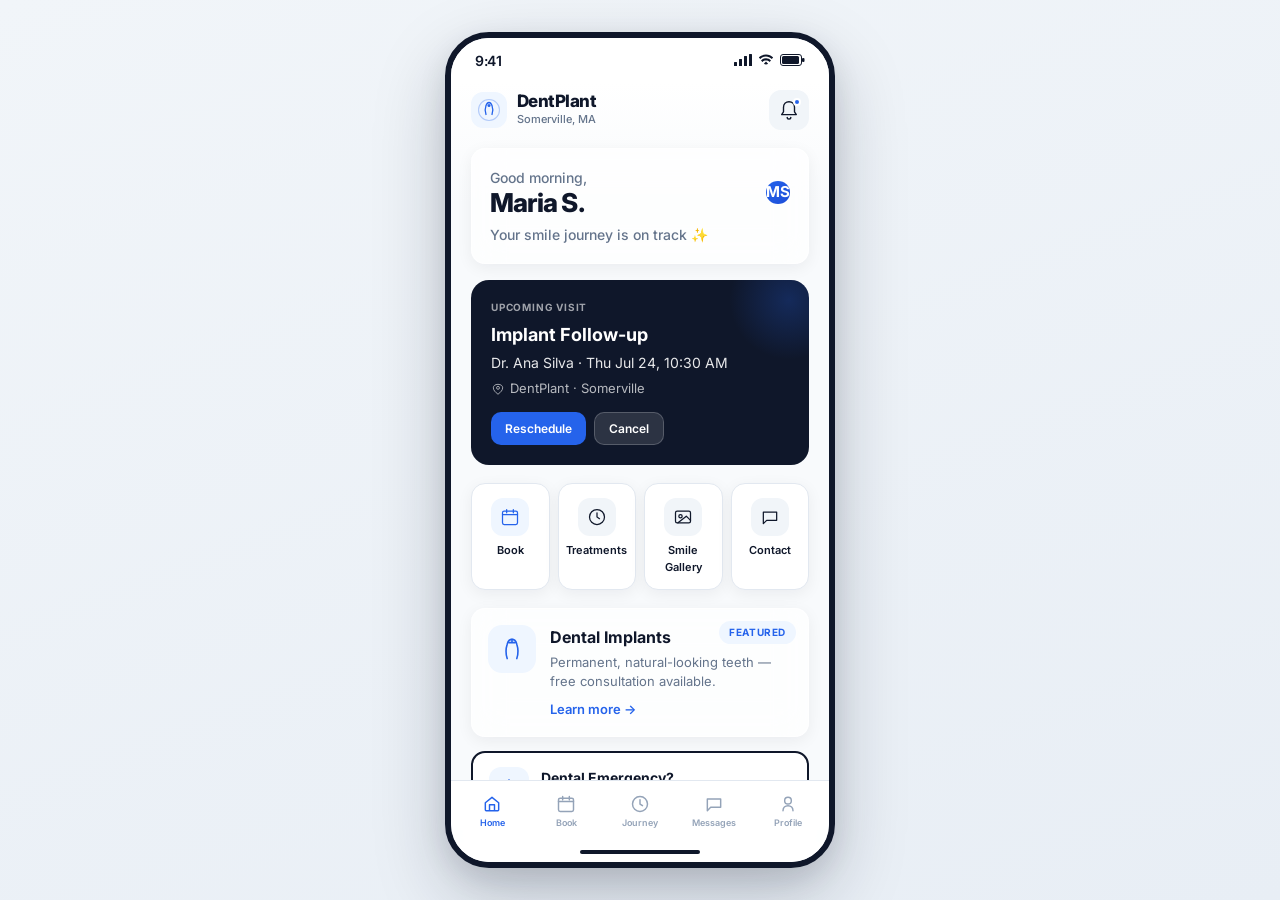
<file: mobile-app.html>
<!DOCTYPE html>
<html lang="en">
<head>
  <meta charset="UTF-8" />
  <meta name="viewport" content="width=device-width, initial-scale=1.0" />
  <title>DentPlant — Patient App</title>
  <meta name="description" content="DentPlant patient app — premium dental care in Somerville, MA. Book appointments, track your treatment journey, and message your care team." />
  <link rel="preconnect" href="https://fonts.googleapis.com" />
  <link rel="preconnect" href="https://fonts.gstatic.com" crossorigin />
  <link href="https://fonts.googleapis.com/css2?family=Inter:wght@400;500;600;700;800&display=swap" rel="stylesheet" />
  <link rel="stylesheet" href="mobile-app.css" />
</head>
<body>
  <div class="page">
    <div class="phone" role="application" aria-label="DentPlant patient app preview">
      <div class="status-bar" aria-hidden="true">
        <span class="status-bar__time">9:41</span>
        <div class="status-bar__icons">
          <svg viewBox="0 0 18 12" width="18" height="12" aria-hidden="true"><rect x="0" y="8" width="3" height="4" rx="0.5" fill="currentColor"/><rect x="5" y="5" width="3" height="7" rx="0.5" fill="currentColor"/><rect x="10" y="2" width="3" height="10" rx="0.5" fill="currentColor"/><rect x="15" y="0" width="3" height="12" rx="0.5" fill="currentColor"/></svg>
          <svg viewBox="0 0 16 12" width="16" height="12" aria-hidden="true"><path d="M8 2.5C10.2 2.5 12.2 3.4 13.7 5L15.2 3.5C13.3 1.6 10.8 0.5 8 0.5C5.2 0.5 2.7 1.6 0.8 3.5L2.3 5C3.8 3.4 5.8 2.5 8 2.5ZM8 6.5C9.4 6.5 10.6 7 11.5 7.9L13 6.4C11.7 5.1 9.9 4.3 8 4.3C6.1 4.3 4.3 5.1 3 6.4L4.5 7.9C5.4 7 6.6 6.5 8 6.5ZM8 10.5C8.8 10.5 9.5 10.2 10.1 9.7L8 7.6L5.9 9.7C6.5 10.2 7.2 10.5 8 10.5Z" fill="currentColor"/></svg>
          <svg viewBox="0 0 25 12" width="25" height="12" aria-hidden="true"><rect x="0.5" y="0.5" width="21" height="11" rx="2.5" stroke="currentColor" fill="none"/><rect x="22" y="4" width="2.5" height="4" rx="1" fill="currentColor"/><rect x="2" y="2" width="17" height="8" rx="1.5" fill="currentColor"/></svg>
        </div>
      </div>

      <div class="phone__scroll" id="phoneScroll">
        <!-- Home -->
        <section class="screen screen--home" id="screen-home" data-screen="home">
          <header class="app-header">
            <div class="brand">
              <span class="brand__icon" aria-hidden="true">
                <svg viewBox="0 0 32 32" fill="none"><circle cx="16" cy="16" r="14" stroke="currentColor" stroke-width="1.5" opacity="0.3"/><path d="M12 22c-1.5-4-1.5-8 0-12 1-2.5 2.5-4 4-4s3 1.5 4 4c1.5 4 1.5 8 0 12" stroke="currentColor" stroke-width="1.75" stroke-linecap="round"/><circle cx="16" cy="10" r="2" fill="currentColor"/></svg>
              </span>
              <div class="brand__text">
                <span class="brand__name">DentPlant</span>
                <span class="brand__loc">Somerville, MA</span>
              </div>
            </div>
            <button type="button" class="notif-btn" aria-label="Notifications">
              <svg viewBox="0 0 24 24" fill="none" width="22" height="22"><path d="M12 3C8.5 3 6 5.5 6 9V14L4 17H20L18 14V9C18 5.5 15.5 3 12 3Z" stroke="currentColor" stroke-width="1.5" stroke-linejoin="round"/><path d="M10 20C10 21.1 10.9 22 12 22C13.1 22 14 21.1 14 20" stroke="currentColor" stroke-width="1.5" stroke-linecap="round"/></svg>
              <span class="notif-btn__dot"></span>
            </button>
          </header>

          <div class="greeting glass-card">
            <div class="greeting__row">
              <div>
                <p class="greeting__hi">Good morning,</p>
                <h1 class="greeting__name">Maria S.</h1>
              </div>
              <span class="avatar">MS</span>
            </div>
            <p class="greeting__sub">Your smile journey is on track ✨</p>
          </div>

          <article class="next-appt">
            <div class="next-appt__glow" aria-hidden="true"></div>
            <p class="next-appt__label">Upcoming Visit</p>
            <p class="next-appt__title">Implant Follow-up</p>
            <p class="next-appt__meta">Dr. Ana Silva · Thu Jul 24, 10:30 AM</p>
            <p class="next-appt__loc">
              <svg viewBox="0 0 24 24" fill="none" width="14" height="14" aria-hidden="true"><path d="M12 21C16.5 17.5 20 14 20 10C20 6.5 17 4 12 4C7 4 4 6.5 4 10C4 14 7.5 17.5 12 21Z" stroke="currentColor" stroke-width="1.5"/><circle cx="12" cy="10" r="2.5" stroke="currentColor" stroke-width="1.5"/></svg>
              DentPlant · Somerville
            </p>
            <div class="next-appt__actions">
              <button type="button" class="btn btn--blue btn--sm">Reschedule</button>
              <button type="button" class="btn btn--ghost-light btn--sm">Cancel</button>
            </div>
          </article>

          <div class="quick-actions">
            <a href="#screen-book" class="quick-action">
              <span class="quick-action__icon quick-action__icon--blue" aria-hidden="true">
                <svg viewBox="0 0 24 24" fill="none"><rect x="3" y="5" width="18" height="16" rx="2" stroke="currentColor" stroke-width="1.5"/><path d="M3 9H21M8 3V7M16 3V7" stroke="currentColor" stroke-width="1.5" stroke-linecap="round"/></svg>
              </span>
              <span>Book</span>
            </a>
            <a href="#screen-journey" class="quick-action">
              <span class="quick-action__icon" aria-hidden="true">
                <svg viewBox="0 0 24 24" fill="none"><circle cx="12" cy="12" r="9" stroke="currentColor" stroke-width="1.5"/><path d="M12 7V12L15 14" stroke="currentColor" stroke-width="1.5" stroke-linecap="round"/></svg>
              </span>
              <span>Treatments</span>
            </a>
            <a href="#screen-gallery" class="quick-action">
              <span class="quick-action__icon" aria-hidden="true">
                <svg viewBox="0 0 24 24" fill="none"><rect x="3" y="5" width="18" height="14" rx="2" stroke="currentColor" stroke-width="1.5"/><circle cx="9" cy="11" r="2" stroke="currentColor" stroke-width="1.5"/><path d="M21 16L16 11L6 19" stroke="currentColor" stroke-width="1.5" stroke-linecap="round" stroke-linejoin="round"/></svg>
              </span>
              <span>Smile Gallery</span>
            </a>
            <a href="#screen-profile" class="quick-action">
              <span class="quick-action__icon" aria-hidden="true">
                <svg viewBox="0 0 24 24" fill="none"><path d="M4 6H20V16H8L4 20V6Z" stroke="currentColor" stroke-width="1.5" stroke-linejoin="round"/></svg>
              </span>
              <span>Contact</span>
            </a>
          </div>

          <article class="featured glass-card">
            <div class="featured__badge">Featured</div>
            <div class="featured__body">
              <span class="featured__icon" aria-hidden="true">
                <svg viewBox="0 0 40 40" fill="none"><path d="M14 32c-2-6-2-12 0-18 1-4 4-6 6-6s5 2 6 6c2 6 2 12 0 18" stroke="currentColor" stroke-width="2" stroke-linecap="round"/><path d="M20 8v4M16 12h8" stroke="currentColor" stroke-width="2" stroke-linecap="round"/></svg>
              </span>
              <div>
                <h3 class="featured__title">Dental Implants</h3>
                <p class="featured__desc">Permanent, natural-looking teeth — free consultation available.</p>
                <a href="#screen-book" class="featured__link">Learn more →</a>
              </div>
            </div>
          </article>

          <a href="tel:+16175550100" class="emergency-btn">
            <span class="emergency-btn__icon" aria-hidden="true">
              <svg viewBox="0 0 24 24" fill="none" width="20" height="20"><path d="M12 3V6M12 18V21M6 12H3M21 12H18M7 7L5 5M19 19L17 17M7 17L5 19M19 5L17 7" stroke="currentColor" stroke-width="1.5" stroke-linecap="round"/><circle cx="12" cy="12" r="4" stroke="currentColor" stroke-width="1.5"/></svg>
            </span>
            <span class="emergency-btn__text">
              <strong>Dental Emergency?</strong>
              <small>Tap to call our urgent care line</small>
            </span>
            <svg viewBox="0 0 24 24" fill="none" width="18" height="18" aria-hidden="true"><path d="M9 18L15 12L9 6" stroke="currentColor" stroke-width="2" stroke-linecap="round" stroke-linejoin="round"/></svg>
          </a>
        </section>

        <div class="screen-divider" aria-hidden="true"></div>

        <!-- Book -->
        <section class="screen" id="screen-book" data-screen="book">
          <header class="screen-header">
            <a href="#screen-home" class="back-btn" aria-label="Go back">
              <svg viewBox="0 0 24 24" fill="none" width="22" height="22"><path d="M15 18L9 12L15 6" stroke="currentColor" stroke-width="2" stroke-linecap="round" stroke-linejoin="round"/></svg>
            </a>
            <h2 class="screen-header__title">Book Appointment</h2>
            <span class="screen-header__spacer"></span>
          </header>

          <div class="booking-progress">
            <div class="booking-progress__step booking-progress__step--done"><span>1</span></div>
            <div class="booking-progress__line booking-progress__line--done"></div>
            <div class="booking-progress__step booking-progress__step--active"><span>2</span></div>
            <div class="booking-progress__line"></div>
            <div class="booking-progress__step"><span>3</span></div>
            <div class="booking-progress__line"></div>
            <div class="booking-progress__step"><span>4</span></div>
          </div>

          <div class="step">
            <p class="step__label">Select Treatment</p>
            <div class="treatment-grid">
              <button type="button" class="treatment-card treatment-card--active">
                <span class="treatment-card__icon" aria-hidden="true">
                  <svg viewBox="0 0 24 24" fill="none"><path d="M10 20c-1-4-1-8 0-12 0.5-2 2-3.5 4-3.5s3.5 1.5 4 3.5c1 4 1 8 0 12" stroke="currentColor" stroke-width="1.5" stroke-linecap="round"/></svg>
                </span>
                <span>Dental Implants</span>
              </button>
              <button type="button" class="treatment-card">
                <span class="treatment-card__icon" aria-hidden="true">
                  <svg viewBox="0 0 24 24" fill="none"><path d="M6 14c0-4 3-7 6-7s6 3 6 7" stroke="currentColor" stroke-width="1.5" stroke-linecap="round"/><path d="M8 18h8" stroke="currentColor" stroke-width="1.5" stroke-linecap="round"/></svg>
                </span>
                <span>Cosmetic</span>
              </button>
              <button type="button" class="treatment-card">
                <span class="treatment-card__icon" aria-hidden="true">
                  <svg viewBox="0 0 24 24" fill="none"><path d="M8 12h8M12 8v8" stroke="currentColor" stroke-width="1.5" stroke-linecap="round"/><rect x="4" y="6" width="16" height="12" rx="3" stroke="currentColor" stroke-width="1.5"/></svg>
                </span>
                <span>Orthodontics</span>
              </button>
              <button type="button" class="treatment-card">
                <span class="treatment-card__icon" aria-hidden="true">
                  <svg viewBox="0 0 24 24" fill="none"><circle cx="12" cy="12" r="6" stroke="currentColor" stroke-width="1.5"/><path d="M9 12h6" stroke="currentColor" stroke-width="1.5" stroke-linecap="round"/></svg>
                </span>
                <span>Whitening</span>
              </button>
              <button type="button" class="treatment-card">
                <span class="treatment-card__icon" aria-hidden="true">
                  <svg viewBox="0 0 24 24" fill="none"><circle cx="12" cy="12" r="8" stroke="currentColor" stroke-width="1.5"/><path d="M12 8v8M8 12h8" stroke="currentColor" stroke-width="1.5" stroke-linecap="round"/></svg>
                </span>
                <span>Root Canal</span>
              </button>
              <button type="button" class="treatment-card">
                <span class="treatment-card__icon" aria-hidden="true">
                  <svg viewBox="0 0 24 24" fill="none"><rect x="6" y="8" width="12" height="10" rx="2" stroke="currentColor" stroke-width="1.5"/><path d="M9 8V6h6v2" stroke="currentColor" stroke-width="1.5"/></svg>
                </span>
                <span>Prosthetics</span>
              </button>
            </div>
          </div>

          <div class="step">
            <p class="step__label">Choose Dentist</p>
            <div class="dentist-list">
              <button type="button" class="dentist-card dentist-card--active">
                <span class="avatar avatar--md">AS</span>
                <div class="dentist-card__info">
                  <strong>Dr. Ana Silva</strong>
                  <small>Implant Specialist</small>
                </div>
                <span class="dentist-card__check" aria-hidden="true">✓</span>
              </button>
              <button type="button" class="dentist-card">
                <span class="avatar avatar--md avatar--alt">RC</span>
                <div class="dentist-card__info">
                  <strong>Dr. Rafael Costa</strong>
                  <small>Cosmetic Dentistry</small>
                </div>
                <span class="dentist-card__check" aria-hidden="true">✓</span>
              </button>
            </div>
          </div>

          <div class="step">
            <p class="step__label">Choose a Date</p>
            <div class="calendar glass-card">
              <div class="calendar__header">
                <button type="button" class="calendar__nav" aria-label="Previous month">
                  <svg viewBox="0 0 24 24" fill="none" width="18" height="18"><path d="M15 18L9 12L15 6" stroke="currentColor" stroke-width="2" stroke-linecap="round" stroke-linejoin="round"/></svg>
                </button>
                <span class="calendar__month">July 2026</span>
                <button type="button" class="calendar__nav" aria-label="Next month">
                  <svg viewBox="0 0 24 24" fill="none" width="18" height="18"><path d="M9 18L15 12L9 6" stroke="currentColor" stroke-width="2" stroke-linecap="round" stroke-linejoin="round"/></svg>
                </button>
              </div>
              <div class="calendar__weekdays" aria-hidden="true">
                <span>S</span><span>M</span><span>T</span><span>W</span><span>T</span><span>F</span><span>S</span>
              </div>
              <div class="calendar__grid">
                <span class="cal-day cal-day--empty"></span>
                <span class="cal-day cal-day--empty"></span>
                <span class="cal-day cal-day--empty"></span>
                <button type="button" class="cal-day">1</button>
                <button type="button" class="cal-day cal-day--avail">2</button>
                <button type="button" class="cal-day">3</button>
                <button type="button" class="cal-day cal-day--avail">4</button>
                <button type="button" class="cal-day">5</button>
                <button type="button" class="cal-day cal-day--avail">6</button>
                <button type="button" class="cal-day">7</button>
                <button type="button" class="cal-day">8</button>
                <button type="button" class="cal-day cal-day--avail">9</button>
                <button type="button" class="cal-day">10</button>
                <button type="button" class="cal-day cal-day--avail">11</button>
                <button type="button" class="cal-day">12</button>
                <button type="button" class="cal-day">13</button>
                <button type="button" class="cal-day">14</button>
                <button type="button" class="cal-day cal-day--today">15</button>
                <button type="button" class="cal-day cal-day--avail">16</button>
                <button type="button" class="cal-day">17</button>
                <button type="button" class="cal-day cal-day--avail">18</button>
                <button type="button" class="cal-day">19</button>
                <button type="button" class="cal-day cal-day--avail">20</button>
                <button type="button" class="cal-day">21</button>
                <button type="button" class="cal-day cal-day--avail">22</button>
                <button type="button" class="cal-day cal-day--avail">23</button>
                <button type="button" class="cal-day cal-day--avail cal-day--selected">24</button>
                <button type="button" class="cal-day cal-day--avail">25</button>
                <button type="button" class="cal-day">26</button>
                <button type="button" class="cal-day cal-day--avail">27</button>
                <button type="button" class="cal-day">28</button>
                <button type="button" class="cal-day cal-day--avail">29</button>
                <button type="button" class="cal-day cal-day--avail">30</button>
                <button type="button" class="cal-day">31</button>
              </div>
            </div>
          </div>

          <div class="step">
            <p class="step__label">Available Times</p>
            <div class="time-slots">
              <button type="button" class="time-slot">9:00 AM</button>
              <button type="button" class="time-slot">10:30 AM</button>
              <button type="button" class="time-slot time-slot--active">11:00 AM</button>
              <button type="button" class="time-slot">1:30 PM</button>
              <button type="button" class="time-slot">3:00 PM</button>
              <button type="button" class="time-slot">4:30 PM</button>
            </div>
          </div>

          <button type="button" class="btn btn--primary btn--block confirm-btn">Confirm Booking</button>
        </section>

        <div class="screen-divider" aria-hidden="true"></div>

        <!-- Appointments -->
        <section class="screen" id="screen-appointments" data-screen="appointments">
          <header class="screen-header">
            <a href="#screen-home" class="back-btn" aria-label="Go back">
              <svg viewBox="0 0 24 24" fill="none" width="22" height="22"><path d="M15 18L9 12L15 6" stroke="currentColor" stroke-width="2" stroke-linecap="round" stroke-linejoin="round"/></svg>
            </a>
            <h2 class="screen-header__title">My Appointments</h2>
            <span class="screen-header__spacer"></span>
          </header>

          <div class="tabs">
            <button type="button" class="tab tab--active" data-tab="upcoming">Upcoming</button>
            <button type="button" class="tab" data-tab="past">Past</button>
          </div>

          <div class="tab-panel" data-panel="upcoming">
            <article class="appt-card">
              <div class="appt-card__icon" aria-hidden="true">
                <svg viewBox="0 0 24 24" fill="none"><path d="M10 20c-1-4-1-8 0-12 0.5-2 2-3.5 4-3.5s3.5 1.5 4 3.5c1 4 1 8 0 12" stroke="currentColor" stroke-width="1.5" stroke-linecap="round"/></svg>
              </div>
              <div class="appt-card__body">
                <p class="appt-card__type">Implant Follow-up</p>
                <h3 class="appt-card__provider">Dr. Ana Silva</h3>
                <p class="appt-card__datetime">Thu Jul 24 · 10:30 AM</p>
                <span class="appt-card__tag">Somerville, MA</span>
                <div class="appt-card__actions">
                  <button type="button" class="btn btn--outline btn--sm">Reschedule</button>
                  <button type="button" class="btn btn--ghost btn--sm">Cancel</button>
                </div>
              </div>
            </article>

            <article class="appt-card appt-card--alt">
              <div class="appt-card__icon" aria-hidden="true">
                <svg viewBox="0 0 24 24" fill="none"><circle cx="12" cy="12" r="6" stroke="currentColor" stroke-width="1.5"/></svg>
              </div>
              <div class="appt-card__body">
                <p class="appt-card__type">Teeth Whitening</p>
                <h3 class="appt-card__provider">Dr. Rafael Costa</h3>
                <p class="appt-card__datetime">Wed Aug 6 · 2:00 PM</p>
                <span class="appt-card__tag">Somerville, MA</span>
                <div class="appt-card__actions">
                  <button type="button" class="btn btn--outline btn--sm">Reschedule</button>
                  <button type="button" class="btn btn--ghost btn--sm">Cancel</button>
                </div>
              </div>
            </article>
          </div>

          <div class="tab-panel tab-panel--hidden" data-panel="past">
            <article class="appt-card appt-card--past">
              <div class="appt-card__icon appt-card__icon--muted" aria-hidden="true">
                <svg viewBox="0 0 24 24" fill="none"><path d="M8 12h8M12 8v8" stroke="currentColor" stroke-width="1.5" stroke-linecap="round"/><rect x="4" y="6" width="16" height="12" rx="3" stroke="currentColor" stroke-width="1.5"/></svg>
              </div>
              <div class="appt-card__body">
                <p class="appt-card__type">Free Consultation</p>
                <h3 class="appt-card__provider">Dr. Ana Silva</h3>
                <p class="appt-card__datetime">Mon Jun 9 · 11:00 AM</p>
                <span class="appt-card__tag">Somerville, MA</span>
                <button type="button" class="btn btn--primary btn--sm">Book Again</button>
              </div>
            </article>
          </div>
        </section>

        <div class="screen-divider" aria-hidden="true"></div>

        <!-- Treatment Journey -->
        <section class="screen screen--journey" id="screen-journey" data-screen="journey">
          <header class="screen-header">
            <a href="#screen-home" class="back-btn" aria-label="Go back">
              <svg viewBox="0 0 24 24" fill="none" width="22" height="22"><path d="M15 18L9 12L15 6" stroke="currentColor" stroke-width="2" stroke-linecap="round" stroke-linejoin="round"/></svg>
            </a>
            <h2 class="screen-header__title">Treatment Journey</h2>
            <span class="screen-header__spacer"></span>
          </header>

          <div class="journey-hero glass-card">
            <p class="journey-hero__label">Active Treatment</p>
            <h3 class="journey-hero__title">Dental Implant — Upper Left</h3>
            <div class="journey-hero__progress">
              <div class="journey-hero__bar"><div class="journey-hero__fill" style="width: 60%"></div></div>
              <span>60% complete</span>
            </div>
          </div>

          <div class="journey-timeline">
            <div class="journey-step journey-step--done">
              <span class="journey-step__dot">
                <svg viewBox="0 0 24 24" fill="none" width="14" height="14"><path d="M5 12L10 17L19 7" stroke="currentColor" stroke-width="2.5" stroke-linecap="round" stroke-linejoin="round"/></svg>
              </span>
              <div class="journey-step__content">
                <strong>Consultation</strong>
                <span>Jun 9 — Treatment plan approved</span>
              </div>
            </div>
            <div class="journey-step journey-step--done">
              <span class="journey-step__dot">
                <svg viewBox="0 0 24 24" fill="none" width="14" height="14"><path d="M5 12L10 17L19 7" stroke="currentColor" stroke-width="2.5" stroke-linecap="round" stroke-linejoin="round"/></svg>
              </span>
              <div class="journey-step__content">
                <strong>Scan</strong>
                <span>Jun 16 — 3D imaging completed</span>
              </div>
            </div>
            <div class="journey-step journey-step--done">
              <span class="journey-step__dot">
                <svg viewBox="0 0 24 24" fill="none" width="14" height="14"><path d="M5 12L10 17L19 7" stroke="currentColor" stroke-width="2.5" stroke-linecap="round" stroke-linejoin="round"/></svg>
              </span>
              <div class="journey-step__content">
                <strong>Procedure</strong>
                <span>Jul 1 — Implant placed successfully</span>
              </div>
            </div>
            <div class="journey-step journey-step--current">
              <span class="journey-step__dot">4</span>
              <div class="journey-step__content">
                <strong>Healing</strong>
                <span>In progress — follow-up Jul 24</span>
              </div>
            </div>
            <div class="journey-step journey-step--upcoming">
              <span class="journey-step__dot">5</span>
              <div class="journey-step__content">
                <strong>Complete</strong>
                <span>Final crown placement — est. Aug 15</span>
              </div>
            </div>
          </div>

          <article class="care-tip glass-card">
            <span class="care-tip__icon" aria-hidden="true">💡</span>
            <p>Avoid hard foods on the implant site. Rinse with warm salt water twice daily during healing.</p>
          </article>
        </section>

        <div class="screen-divider" aria-hidden="true"></div>

        <!-- Smile Gallery -->
        <section class="screen" id="screen-gallery" data-screen="gallery">
          <header class="screen-header">
            <a href="#screen-home" class="back-btn" aria-label="Go back">
              <svg viewBox="0 0 24 24" fill="none" width="22" height="22"><path d="M15 18L9 12L15 6" stroke="currentColor" stroke-width="2" stroke-linecap="round" stroke-linejoin="round"/></svg>
            </a>
            <h2 class="screen-header__title">Smile Gallery</h2>
            <span class="screen-header__spacer"></span>
          </header>

          <div class="gallery-filters">
            <button type="button" class="chip chip--active">All</button>
            <button type="button" class="chip">Implants</button>
            <button type="button" class="chip">Whitening</button>
            <button type="button" class="chip">Orthodontics</button>
            <button type="button" class="chip">Cosmetic</button>
          </div>

          <article class="gallery-case glass-card">
            <div class="ba-compare">
              <div class="ba-compare__side ba-compare__side--before">
                <span class="ba-compare__label">Before</span>
                <div class="ba-compare__illus ba-compare__illus--dull" aria-hidden="true">
                  <svg viewBox="0 0 48 32" fill="none"><path d="M8 18c2-4 6-6 10-6s8 2 10 6" stroke="currentColor" stroke-width="2" stroke-linecap="round" opacity="0.4"/><circle cx="14" cy="14" r="2" fill="currentColor" opacity="0.3"/><circle cx="24" cy="12" r="2" fill="currentColor" opacity="0.3"/><circle cx="34" cy="14" r="2" fill="currentColor" opacity="0.3"/></svg>
                </div>
              </div>
              <div class="ba-compare__divider" aria-hidden="true"></div>
              <div class="ba-compare__side ba-compare__side--after">
                <span class="ba-compare__label">After</span>
                <div class="ba-compare__illus ba-compare__illus--bright" aria-hidden="true">
                  <svg viewBox="0 0 48 32" fill="none"><path d="M8 18c2-4 6-6 10-6s8 2 10 6" stroke="currentColor" stroke-width="2" stroke-linecap="round"/><circle cx="14" cy="14" r="2" fill="currentColor"/><circle cx="24" cy="12" r="2" fill="currentColor"/><circle cx="34" cy="14" r="2" fill="currentColor"/></svg>
                </div>
              </div>
            </div>
            <div class="gallery-case__body">
              <span class="gallery-case__cat">Dental Implants</span>
              <h3 class="gallery-case__title">Full Upper Arch Restoration</h3>
              <p class="gallery-case__desc">Teeth in one day — restored confidence in 24 hours.</p>
              <a href="#screen-book" class="btn btn--primary btn--sm btn--block">Book Similar Treatment</a>
            </div>
          </article>

          <article class="gallery-case glass-card">
            <div class="ba-compare">
              <div class="ba-compare__side ba-compare__side--before">
                <span class="ba-compare__label">Before</span>
                <div class="ba-compare__illus ba-compare__illus--dull" aria-hidden="true">
                  <svg viewBox="0 0 48 32" fill="none"><rect x="10" y="12" width="28" height="8" rx="4" stroke="currentColor" stroke-width="2" opacity="0.35"/></svg>
                </div>
              </div>
              <div class="ba-compare__divider" aria-hidden="true"></div>
              <div class="ba-compare__side ba-compare__side--after">
                <span class="ba-compare__label">After</span>
                <div class="ba-compare__illus ba-compare__illus--bright" aria-hidden="true">
                  <svg viewBox="0 0 48 32" fill="none"><rect x="10" y="12" width="28" height="8" rx="4" stroke="currentColor" stroke-width="2"/></svg>
                </div>
              </div>
            </div>
            <div class="gallery-case__body">
              <span class="gallery-case__cat">Teeth Whitening</span>
              <h3 class="gallery-case__title">Professional Whitening</h3>
              <p class="gallery-case__desc">8 shades brighter in a single session.</p>
              <a href="#screen-book" class="btn btn--primary btn--sm btn--block">Book Similar Treatment</a>
            </div>
          </article>

          <article class="gallery-case glass-card">
            <div class="ba-compare">
              <div class="ba-compare__side ba-compare__side--before">
                <span class="ba-compare__label">Before</span>
                <div class="ba-compare__illus ba-compare__illus--dull" aria-hidden="true">
                  <svg viewBox="0 0 48 32" fill="none"><path d="M12 20L18 10L24 18L30 8" stroke="currentColor" stroke-width="2" stroke-linecap="round" opacity="0.35"/></svg>
                </div>
              </div>
              <div class="ba-compare__divider" aria-hidden="true"></div>
              <div class="ba-compare__side ba-compare__side--after">
                <span class="ba-compare__label">After</span>
                <div class="ba-compare__illus ba-compare__illus--bright" aria-hidden="true">
                  <svg viewBox="0 0 48 32" fill="none"><path d="M14 18h20" stroke="currentColor" stroke-width="2" stroke-linecap="round"/></svg>
                </div>
              </div>
            </div>
            <div class="gallery-case__body">
              <span class="gallery-case__cat">Orthodontics</span>
              <h3 class="gallery-case__title">Clear Aligner Treatment</h3>
              <p class="gallery-case__desc">Straighter smile in 12 months — discreet &amp; comfortable.</p>
              <a href="#screen-book" class="btn btn--primary btn--sm btn--block">Book Similar Treatment</a>
            </div>
          </article>
        </section>

        <div class="screen-divider" aria-hidden="true"></div>

        <!-- Messages -->
        <section class="screen screen--chat" id="screen-messages" data-screen="messages">
          <header class="screen-header">
            <a href="#screen-home" class="back-btn" aria-label="Go back">
              <svg viewBox="0 0 24 24" fill="none" width="22" height="22"><path d="M15 18L9 12L15 6" stroke="currentColor" stroke-width="2" stroke-linecap="round" stroke-linejoin="round"/></svg>
            </a>
            <h2 class="screen-header__title">Messages</h2>
            <span class="screen-header__spacer"></span>
          </header>

          <div class="reminder-banner glass-card">
            <span class="reminder-banner__icon" aria-hidden="true">
              <svg viewBox="0 0 24 24" fill="none" width="18" height="18"><rect x="3" y="5" width="18" height="16" rx="2" stroke="currentColor" stroke-width="1.5"/><path d="M3 9H21M12 13V17" stroke="currentColor" stroke-width="1.5" stroke-linecap="round"/></svg>
            </span>
            <div>
              <strong>Appointment Reminder</strong>
              <p>Implant follow-up · Jul 24 at 10:30 AM</p>
            </div>
          </div>

          <div class="chat">
            <div class="chat__date">Today</div>
            <div class="bubble bubble--clinic">
              <p>Olá Maria! Your implant follow-up is confirmed for Jul 24 at 10:30 AM. Please arrive 10 minutes early.</p>
              <time>9:15 AM</time>
            </div>
            <div class="bubble bubble--clinic">
              <p>Remember to avoid hard foods on the implant site until your next visit. Any questions, we're here! 😊</p>
              <time>9:16 AM</time>
            </div>
            <div class="bubble bubble--patient">
              <p>Thank you! I'll be there. Can I park nearby?</p>
              <time>9:22 AM</time>
            </div>
          </div>

          <div class="quick-replies">
            <button type="button" class="quick-reply">Confirm ✓</button>
            <button type="button" class="quick-reply">Reschedule</button>
            <button type="button" class="quick-reply">Quick Question</button>
          </div>

          <div class="chat-input">
            <input type="text" placeholder="Type a message…" aria-label="Message" id="chatInput" />
            <button type="button" class="chat-input__send" aria-label="Send message">
              <svg viewBox="0 0 24 24" fill="none" width="20" height="20"><path d="M5 12L19 5L12 19L11 13L5 12Z" stroke="currentColor" stroke-width="1.75" stroke-linejoin="round"/></svg>
            </button>
          </div>
        </section>

        <div class="screen-divider" aria-hidden="true"></div>

        <!-- Profile -->
        <section class="screen screen--profile" id="screen-profile" data-screen="profile">
          <header class="screen-header screen-header--profile">
            <h2 class="screen-header__title">Profile</h2>
          </header>

          <div class="profile-hero glass-card">
            <span class="avatar avatar--lg">MS</span>
            <h3 class="profile-hero__name">Maria Santos</h3>
            <p class="profile-hero__email">maria.s@email.com</p>
            <span class="profile-hero__badge">Active Patient</span>
          </div>

          <nav class="profile-menu">
            <a href="#screen-appointments" class="profile-menu__item">
              <span class="profile-menu__icon" aria-hidden="true">
                <svg viewBox="0 0 24 24" fill="none"><rect x="3" y="5" width="18" height="16" rx="2" stroke="currentColor" stroke-width="1.5"/><path d="M3 9H21" stroke="currentColor" stroke-width="1.5"/></svg>
              </span>
              <div>
                <strong>Treatment History</strong>
                <small>3 completed treatments</small>
              </div>
              <svg viewBox="0 0 24 24" fill="none" width="18" height="18" aria-hidden="true"><path d="M9 18L15 12L9 6" stroke="currentColor" stroke-width="2" stroke-linecap="round" stroke-linejoin="round"/></svg>
            </a>
            <button type="button" class="profile-menu__item">
              <span class="profile-menu__icon" aria-hidden="true">
                <svg viewBox="0 0 24 24" fill="none"><rect x="4" y="6" width="16" height="12" rx="2" stroke="currentColor" stroke-width="1.5"/><path d="M4 10H20" stroke="currentColor" stroke-width="1.5"/></svg>
              </span>
              <div>
                <strong>Insurance</strong>
                <small>Delta Dental · PPO</small>
              </div>
              <svg viewBox="0 0 24 24" fill="none" width="18" height="18" aria-hidden="true"><path d="M9 18L15 12L9 6" stroke="currentColor" stroke-width="2" stroke-linecap="round" stroke-linejoin="round"/></svg>
            </button>
            <button type="button" class="profile-menu__item">
              <span class="profile-menu__icon" aria-hidden="true">
                <svg viewBox="0 0 24 24" fill="none"><path d="M6 4H18V18H6V4Z" stroke="currentColor" stroke-width="1.5"/><path d="M6 8H18M10 12H14" stroke="currentColor" stroke-width="1.5" stroke-linecap="round"/></svg>
              </span>
              <div>
                <strong>Invoices</strong>
                <small>2 outstanding · View &amp; pay</small>
              </div>
              <svg viewBox="0 0 24 24" fill="none" width="18" height="18" aria-hidden="true"><path d="M9 18L15 12L9 6" stroke="currentColor" stroke-width="2" stroke-linecap="round" stroke-linejoin="round"/></svg>
            </button>
            <button type="button" class="profile-menu__item">
              <span class="profile-menu__icon" aria-hidden="true">
                <svg viewBox="0 0 24 24" fill="none"><circle cx="12" cy="12" r="3" stroke="currentColor" stroke-width="1.5"/><path d="M12 2V4M12 20V22M4 12H2M22 12H20" stroke="currentColor" stroke-width="1.5" stroke-linecap="round"/></svg>
              </span>
              <div>
                <strong>Settings</strong>
                <small>Notifications, language, privacy</small>
              </div>
              <svg viewBox="0 0 24 24" fill="none" width="18" height="18" aria-hidden="true"><path d="M9 18L15 12L9 6" stroke="currentColor" stroke-width="2" stroke-linecap="round" stroke-linejoin="round"/></svg>
            </button>
          </nav>

          <div class="profile-contact glass-card">
            <h4>Contact DentPlant</h4>
            <p>Somerville, MA · English &amp; Português</p>
            <a href="https://instagram.com/dentplant" class="profile-contact__ig">@dentplant</a>
            <div class="profile-contact__actions">
              <a href="tel:+16175550100" class="btn btn--outline btn--sm">Call Clinic</a>
              <a href="#screen-messages" class="btn btn--primary btn--sm">Message</a>
            </div>
          </div>

          <button type="button" class="btn btn--ghost btn--block logout-btn">Sign Out</button>
        </section>
      </div>

      <nav class="bottom-nav" aria-label="App navigation">
        <a href="#screen-home" class="bottom-nav__item bottom-nav__item--active" data-nav="home">
          <svg viewBox="0 0 24 24" fill="none" width="20" height="20" aria-hidden="true"><path d="M4 10.5L12 4L20 10.5V19C20 19.5 19.5 20 19 20H5C4.5 20 4 19.5 4 19V10.5Z" stroke="currentColor" stroke-width="1.75" stroke-linejoin="round"/><path d="M9 20V13H15V20" stroke="currentColor" stroke-width="1.75" stroke-linejoin="round"/></svg>
          <span>Home</span>
        </a>
        <a href="#screen-book" class="bottom-nav__item" data-nav="book">
          <svg viewBox="0 0 24 24" fill="none" width="20" height="20" aria-hidden="true"><rect x="3" y="5" width="18" height="16" rx="2" stroke="currentColor" stroke-width="1.75"/><path d="M3 9H21M8 3V7M16 3V7" stroke="currentColor" stroke-width="1.75" stroke-linecap="round"/></svg>
          <span>Book</span>
        </a>
        <a href="#screen-journey" class="bottom-nav__item" data-nav="journey">
          <svg viewBox="0 0 24 24" fill="none" width="20" height="20" aria-hidden="true"><circle cx="12" cy="12" r="9" stroke="currentColor" stroke-width="1.75"/><path d="M12 7V12L15 14" stroke="currentColor" stroke-width="1.75" stroke-linecap="round"/></svg>
          <span>Journey</span>
        </a>
        <a href="#screen-messages" class="bottom-nav__item" data-nav="messages">
          <svg viewBox="0 0 24 24" fill="none" width="20" height="20" aria-hidden="true"><path d="M4 6H20V16H8L4 20V6Z" stroke="currentColor" stroke-width="1.75" stroke-linejoin="round"/></svg>
          <span>Messages</span>
        </a>
        <a href="#screen-profile" class="bottom-nav__item" data-nav="profile">
          <svg viewBox="0 0 24 24" fill="none" width="20" height="20" aria-hidden="true"><circle cx="12" cy="8" r="4" stroke="currentColor" stroke-width="1.75"/><path d="M6 20C6 16.5 8.5 14 12 14C15.5 14 18 16.5 18 20" stroke="currentColor" stroke-width="1.75" stroke-linecap="round"/></svg>
          <span>Profile</span>
        </a>
      </nav>

      <div class="phone__home-indicator" aria-hidden="true"></div>
    </div>
  </div>

  <script src="mobile-app.js"></script>
</body>
</html>
</file>
<file: mobile-app.css>
/* DentPlant — Premium Mobile App UI */

:root {
  --navy: #0f172a;
  --navy-mid: #1e293b;
  --blue: #2563eb;
  --blue-dark: #1d4ed8;
  --blue-light: #eff6ff;
  --blue-glow: rgba(37, 99, 235, 0.25);
  --white: #ffffff;
  --grey-50: #f8fafc;
  --grey-100: #f1f5f9;
  --grey-200: #e2e8f0;
  --grey-400: #94a3b8;
  --grey-600: #64748b;
  --grey-800: #334155;
  --phone-w: 390px;
  --radius: 18px;
  --radius-sm: 14px;
  --shadow: 0 28px 72px rgba(15, 23, 42, 0.22), 0 10px 28px rgba(15, 23, 42, 0.1);
  --shadow-sm: 0 4px 16px rgba(15, 23, 42, 0.06);
  --font: "Inter", system-ui, -apple-system, sans-serif;
  --nav-h: 62px;
  --status-h: 44px;
  --glass: rgba(255, 255, 255, 0.72);
  --glass-border: rgba(255, 255, 255, 0.6);
}

*,
*::before,
*::after {
  box-sizing: border-box;
  margin: 0;
  padding: 0;
}

html {
  -webkit-text-size-adjust: 100%;
}

body {
  font-family: var(--font);
  font-size: 15px;
  line-height: 1.5;
  color: var(--grey-800);
  background: linear-gradient(160deg, var(--grey-100) 0%, #e8eef5 100%);
  min-height: 100dvh;
  -webkit-font-smoothing: antialiased;
}

@keyframes fadeUp {
  from {
    opacity: 0;
    transform: translateY(12px);
  }
  to {
    opacity: 1;
    transform: translateY(0);
  }
}

@keyframes pulseGlow {
  0%, 100% { opacity: 0.5; }
  50% { opacity: 0.85; }
}

@keyframes shimmer {
  0% { background-position: -200% 0; }
  100% { background-position: 200% 0; }
}

.page {
  display: flex;
  align-items: center;
  justify-content: center;
  min-height: 100dvh;
  padding: 32px 16px;
}

.phone {
  width: var(--phone-w);
  max-width: 100%;
  height: 844px;
  max-height: calc(100dvh - 64px);
  background: var(--grey-50);
  border-radius: 44px;
  box-shadow: var(--shadow);
  display: flex;
  flex-direction: column;
  overflow: hidden;
  position: relative;
  border: 6px solid var(--navy);
}

.status-bar {
  flex-shrink: 0;
  height: var(--status-h);
  display: flex;
  align-items: center;
  justify-content: space-between;
  padding: 0 24px;
  background: var(--white);
  color: var(--navy);
  font-size: 14px;
  font-weight: 600;
  letter-spacing: -0.02em;
}

.status-bar__icons {
  display: flex;
  align-items: center;
  gap: 6px;
}

.phone__scroll {
  flex: 1;
  overflow-y: auto;
  overflow-x: hidden;
  scroll-behavior: smooth;
  -webkit-overflow-scrolling: touch;
  background: linear-gradient(180deg, var(--white) 0%, var(--grey-50) 120px, var(--grey-50) 100%);
}

.phone__scroll::-webkit-scrollbar {
  width: 0;
}

.screen {
  padding: 8px 20px 28px;
  min-height: 380px;
  animation: fadeUp 0.4s ease both;
}

.screen--home {
  padding-bottom: 24px;
}

.screen--chat {
  display: flex;
  flex-direction: column;
  min-height: 500px;
  padding-bottom: 12px;
}

.screen-divider {
  height: 8px;
  background: var(--grey-200);
  opacity: 0.5;
}

/* Glass card */
.glass-card {
  background: var(--glass);
  backdrop-filter: blur(16px);
  -webkit-backdrop-filter: blur(16px);
  border: 1px solid var(--glass-border);
  border-radius: var(--radius-sm);
  box-shadow: var(--shadow-sm);
}

/* Header */
.app-header {
  display: flex;
  align-items: center;
  justify-content: space-between;
  margin-bottom: 18px;
}

.brand {
  display: flex;
  align-items: center;
  gap: 10px;
}

.brand__icon {
  width: 36px;
  height: 36px;
  display: flex;
  align-items: center;
  justify-content: center;
  background: var(--blue-light);
  border-radius: 12px;
  color: var(--blue);
}

.brand__icon svg {
  width: 24px;
  height: 24px;
}

.brand__name {
  display: block;
  font-size: 17px;
  font-weight: 800;
  color: var(--navy);
  letter-spacing: -0.03em;
  line-height: 1.1;
}

.brand__loc {
  display: block;
  font-size: 11px;
  font-weight: 500;
  color: var(--grey-600);
}

.notif-btn {
  position: relative;
  width: 40px;
  height: 40px;
  display: flex;
  align-items: center;
  justify-content: center;
  border: none;
  background: var(--grey-100);
  border-radius: 12px;
  color: var(--navy);
  cursor: pointer;
  transition: background 0.2s ease, transform 0.15s ease;
}

.notif-btn:hover {
  background: var(--blue-light);
  transform: scale(1.04);
}

.notif-btn__dot {
  position: absolute;
  top: 8px;
  right: 8px;
  width: 8px;
  height: 8px;
  background: var(--blue);
  border-radius: 50%;
  border: 2px solid var(--white);
}

/* Greeting */
.greeting {
  padding: 18px;
  margin-bottom: 16px;
}

.greeting__row {
  display: flex;
  align-items: center;
  justify-content: space-between;
  margin-bottom: 6px;
}

.greeting__hi {
  font-size: 14px;
  color: var(--grey-600);
  font-weight: 500;
}

.greeting__name {
  font-size: 26px;
  font-weight: 800;
  color: var(--navy);
  letter-spacing: -0.03em;
  line-height: 1.15;
}

.greeting__sub {
  font-size: 14px;
  color: var(--grey-600);
  font-weight: 500;
}

.avatar {
  display: inline-flex;
  align-items: center;
  justify-content: center;
  border-radius: 50%;
  font-weight: 700;
  color: var(--white);
  background: linear-gradient(135deg, var(--blue), var(--blue-dark));
  flex-shrink: 0;
}

.avatar--sm {
  width: 40px;
  height: 40px;
  font-size: 13px;
}

.avatar--md {
  width: 44px;
  height: 44px;
  font-size: 14px;
}

.avatar--lg {
  width: 64px;
  height: 64px;
  font-size: 20px;
  margin-bottom: 10px;
}

.avatar--alt {
  background: linear-gradient(135deg, var(--navy-mid), var(--navy));
}

/* Next appointment */
.next-appt {
  position: relative;
  background: var(--navy);
  color: var(--white);
  border-radius: var(--radius);
  padding: 20px;
  margin-bottom: 18px;
  overflow: hidden;
  transition: transform 0.2s ease, box-shadow 0.2s ease;
}

.next-appt:hover {
  transform: translateY(-2px);
  box-shadow: 0 16px 40px rgba(15, 23, 42, 0.35);
}

.next-appt__glow {
  position: absolute;
  top: -40px;
  right: -40px;
  width: 120px;
  height: 120px;
  background: radial-gradient(circle, var(--blue-glow) 0%, transparent 70%);
  animation: pulseGlow 3s ease infinite;
  pointer-events: none;
}

.next-appt__label {
  font-size: 10px;
  font-weight: 700;
  text-transform: uppercase;
  letter-spacing: 0.08em;
  opacity: 0.6;
  margin-bottom: 6px;
}

.next-appt__title {
  font-size: 18px;
  font-weight: 700;
  margin-bottom: 4px;
}

.next-appt__meta {
  font-size: 14px;
  opacity: 0.9;
  margin-bottom: 6px;
}

.next-appt__loc {
  display: flex;
  align-items: center;
  gap: 5px;
  font-size: 13px;
  opacity: 0.7;
  margin-bottom: 14px;
}

.next-appt__actions {
  display: flex;
  gap: 8px;
}

/* Quick actions */
.quick-actions {
  display: grid;
  grid-template-columns: repeat(4, 1fr);
  gap: 8px;
  margin-bottom: 18px;
}

.quick-action {
  display: flex;
  flex-direction: column;
  align-items: center;
  gap: 6px;
  padding: 14px 6px;
  background: var(--white);
  border-radius: var(--radius-sm);
  text-decoration: none;
  color: var(--navy);
  font-size: 11px;
  font-weight: 600;
  text-align: center;
  border: 1px solid var(--grey-200);
  box-shadow: var(--shadow-sm);
  transition: transform 0.15s ease, border-color 0.15s ease, box-shadow 0.15s ease;
}

.quick-action:hover {
  transform: translateY(-2px);
  border-color: var(--blue);
  box-shadow: 0 8px 24px var(--blue-glow);
}

.quick-action__icon {
  width: 38px;
  height: 38px;
  display: flex;
  align-items: center;
  justify-content: center;
  background: var(--grey-100);
  border-radius: 12px;
  color: var(--navy);
}

.quick-action__icon--blue {
  background: var(--blue-light);
  color: var(--blue);
}

.quick-action__icon svg {
  width: 20px;
  height: 20px;
}

/* Featured */
.featured {
  padding: 16px;
  margin-bottom: 14px;
  position: relative;
  overflow: hidden;
}

.featured__badge {
  position: absolute;
  top: 12px;
  right: 12px;
  font-size: 10px;
  font-weight: 700;
  text-transform: uppercase;
  letter-spacing: 0.06em;
  color: var(--blue);
  background: var(--blue-light);
  padding: 4px 10px;
  border-radius: 999px;
}

.featured__body {
  display: flex;
  gap: 14px;
  align-items: flex-start;
}

.featured__icon {
  width: 48px;
  height: 48px;
  display: flex;
  align-items: center;
  justify-content: center;
  background: var(--blue-light);
  border-radius: 14px;
  color: var(--blue);
  flex-shrink: 0;
}

.featured__icon svg {
  width: 32px;
  height: 32px;
}

.featured__title {
  font-size: 16px;
  font-weight: 700;
  color: var(--navy);
  margin-bottom: 4px;
}

.featured__desc {
  font-size: 13px;
  color: var(--grey-600);
  margin-bottom: 8px;
  line-height: 1.4;
}

.featured__link {
  font-size: 13px;
  font-weight: 600;
  color: var(--blue);
  text-decoration: none;
  transition: opacity 0.15s ease;
}

.featured__link:hover {
  opacity: 0.8;
}

/* Emergency */
.emergency-btn {
  display: flex;
  align-items: center;
  gap: 12px;
  padding: 14px 16px;
  background: var(--white);
  border: 2px solid var(--navy);
  border-radius: var(--radius-sm);
  text-decoration: none;
  color: var(--navy);
  transition: background 0.2s ease, transform 0.15s ease, box-shadow 0.2s ease;
}

.emergency-btn:hover {
  background: var(--navy);
  color: var(--white);
  transform: translateY(-1px);
  box-shadow: 0 8px 24px rgba(15, 23, 42, 0.2);
}

.emergency-btn:hover .emergency-btn__icon {
  background: var(--blue);
  color: var(--white);
}

.emergency-btn__icon {
  width: 40px;
  height: 40px;
  display: flex;
  align-items: center;
  justify-content: center;
  background: var(--blue-light);
  border-radius: 12px;
  color: var(--blue);
  flex-shrink: 0;
  transition: background 0.2s ease, color 0.2s ease;
}

.emergency-btn__text {
  flex: 1;
  display: flex;
  flex-direction: column;
  gap: 1px;
}

.emergency-btn__text strong {
  font-size: 14px;
  font-weight: 700;
}

.emergency-btn__text small {
  font-size: 12px;
  opacity: 0.7;
}

/* Screen header */
.screen-header {
  display: flex;
  align-items: center;
  gap: 8px;
  margin-bottom: 20px;
  padding-top: 4px;
}

.screen-header--profile {
  justify-content: center;
}

.screen-header--profile .screen-header__title {
  text-align: center;
}

.screen-header__title {
  flex: 1;
  font-size: 18px;
  font-weight: 700;
  color: var(--navy);
  letter-spacing: -0.02em;
  text-align: center;
}

.screen-header__spacer {
  width: 36px;
  flex-shrink: 0;
}

.back-btn {
  width: 36px;
  height: 36px;
  display: flex;
  align-items: center;
  justify-content: center;
  border-radius: 12px;
  color: var(--navy);
  text-decoration: none;
  transition: background 0.15s ease;
  flex-shrink: 0;
}

.back-btn:hover {
  background: var(--grey-100);
}

/* Buttons */
.btn {
  display: inline-flex;
  align-items: center;
  justify-content: center;
  gap: 6px;
  font-family: inherit;
  font-size: 13px;
  font-weight: 600;
  border-radius: 12px;
  padding: 10px 16px;
  border: none;
  cursor: pointer;
  text-decoration: none;
  transition: background 0.2s ease, color 0.2s ease, transform 0.15s ease, box-shadow 0.2s ease, border-color 0.2s ease;
  white-space: nowrap;
}

.btn:hover {
  transform: translateY(-1px);
}

.btn--sm {
  padding: 8px 14px;
  font-size: 12px;
  border-radius: 10px;
}

.btn--block {
  width: 100%;
  padding: 16px;
  font-size: 15px;
}

.btn--primary {
  background: var(--blue);
  color: var(--white);
}

.btn--primary:hover {
  background: var(--blue-dark);
  box-shadow: 0 8px 24px var(--blue-glow);
}

.btn--blue {
  background: var(--blue);
  color: var(--white);
}

.btn--blue:hover {
  background: var(--blue-dark);
}

.btn--ghost-light {
  background: rgba(255, 255, 255, 0.12);
  color: var(--white);
  border: 1px solid rgba(255, 255, 255, 0.2);
}

.btn--ghost-light:hover {
  background: rgba(255, 255, 255, 0.22);
}

.btn--outline {
  background: var(--white);
  color: var(--navy);
  border: 1.5px solid var(--grey-200);
}

.btn--outline:hover {
  border-color: var(--blue);
  color: var(--blue);
  background: var(--blue-light);
}

.btn--ghost {
  background: transparent;
  color: var(--grey-600);
  border: 1.5px solid var(--grey-200);
}

.btn--ghost:hover {
  background: var(--grey-100);
  color: var(--navy);
}

/* Booking progress */
.booking-progress {
  display: flex;
  align-items: center;
  justify-content: center;
  margin-bottom: 24px;
  padding: 0 8px;
}

.booking-progress__step {
  width: 28px;
  height: 28px;
  display: flex;
  align-items: center;
  justify-content: center;
  border-radius: 50%;
  background: var(--grey-200);
  color: var(--grey-600);
  font-size: 12px;
  font-weight: 700;
  flex-shrink: 0;
  transition: background 0.2s ease, color 0.2s ease;
}

.booking-progress__step--done {
  background: var(--blue);
  color: var(--white);
}

.booking-progress__step--active {
  background: var(--navy);
  color: var(--white);
  box-shadow: 0 0 0 4px var(--blue-light);
}

.booking-progress__line {
  flex: 1;
  height: 2px;
  background: var(--grey-200);
  margin: 0 4px;
  max-width: 40px;
}

.booking-progress__line--done {
  background: var(--blue);
}

/* Steps */
.step {
  margin-bottom: 22px;
}

.step__label {
  font-size: 14px;
  font-weight: 700;
  color: var(--navy);
  margin-bottom: 12px;
}

/* Treatment grid */
.treatment-grid {
  display: grid;
  grid-template-columns: repeat(3, 1fr);
  gap: 8px;
}

.treatment-card {
  display: flex;
  flex-direction: column;
  align-items: center;
  gap: 6px;
  padding: 12px 6px;
  background: var(--white);
  border: 1.5px solid var(--grey-200);
  border-radius: var(--radius-sm);
  cursor: pointer;
  font-family: inherit;
  font-size: 11px;
  font-weight: 600;
  color: var(--navy);
  text-align: center;
  line-height: 1.25;
  transition: border-color 0.15s ease, background 0.15s ease, transform 0.15s ease, box-shadow 0.15s ease;
}

.treatment-card:hover {
  border-color: var(--blue);
  transform: translateY(-1px);
}

.treatment-card--active {
  border-color: var(--blue);
  background: var(--blue-light);
  box-shadow: 0 0 0 1px var(--blue);
}

.treatment-card__icon {
  width: 32px;
  height: 32px;
  display: flex;
  align-items: center;
  justify-content: center;
  color: var(--blue);
}

.treatment-card__icon svg {
  width: 22px;
  height: 22px;
}

/* Dentist cards */
.dentist-list {
  display: flex;
  flex-direction: column;
  gap: 8px;
}

.dentist-card {
  display: flex;
  align-items: center;
  gap: 12px;
  width: 100%;
  padding: 14px;
  background: var(--white);
  border: 1.5px solid var(--grey-200);
  border-radius: var(--radius-sm);
  cursor: pointer;
  font-family: inherit;
  text-align: left;
  transition: border-color 0.15s ease, background 0.15s ease, box-shadow 0.15s ease;
}

.dentist-card:hover {
  border-color: var(--blue);
}

.dentist-card--active {
  border-color: var(--blue);
  background: var(--blue-light);
  box-shadow: 0 0 0 1px var(--blue);
}

.dentist-card__info {
  flex: 1;
  display: flex;
  flex-direction: column;
  gap: 2px;
}

.dentist-card__info strong {
  font-size: 14px;
  font-weight: 700;
  color: var(--navy);
}

.dentist-card__info small {
  font-size: 12px;
  color: var(--grey-600);
}

.dentist-card__check {
  width: 24px;
  height: 24px;
  display: flex;
  align-items: center;
  justify-content: center;
  border-radius: 50%;
  background: var(--grey-200);
  color: transparent;
  font-size: 12px;
  font-weight: 700;
  transition: background 0.15s ease, color 0.15s ease;
}

.dentist-card--active .dentist-card__check {
  background: var(--blue);
  color: var(--white);
}

/* Calendar */
.calendar {
  padding: 14px;
}

.calendar__header {
  display: flex;
  align-items: center;
  justify-content: space-between;
  margin-bottom: 14px;
}

.calendar__month {
  font-size: 15px;
  font-weight: 700;
  color: var(--navy);
}

.calendar__nav {
  width: 32px;
  height: 32px;
  display: flex;
  align-items: center;
  justify-content: center;
  border: none;
  background: var(--white);
  border-radius: 10px;
  color: var(--navy);
  cursor: pointer;
  transition: background 0.15s ease;
}

.calendar__nav:hover {
  background: var(--blue-light);
}

.calendar__weekdays {
  display: grid;
  grid-template-columns: repeat(7, 1fr);
  text-align: center;
  font-size: 11px;
  font-weight: 600;
  color: var(--grey-400);
  margin-bottom: 8px;
}

.calendar__grid {
  display: grid;
  grid-template-columns: repeat(7, 1fr);
  gap: 4px;
}

.cal-day {
  aspect-ratio: 1;
  display: flex;
  align-items: center;
  justify-content: center;
  font-family: inherit;
  font-size: 13px;
  font-weight: 500;
  color: var(--navy);
  background: none;
  border: none;
  border-radius: 50%;
  cursor: pointer;
  position: relative;
  transition: background 0.15s ease, color 0.15s ease;
}

.cal-day--empty {
  pointer-events: none;
}

.cal-day:not(.cal-day--empty):not(.cal-day--selected):hover {
  background: var(--blue-light);
}

.cal-day--avail::after {
  content: "";
  position: absolute;
  bottom: 3px;
  left: 50%;
  transform: translateX(-50%);
  width: 4px;
  height: 4px;
  border-radius: 50%;
  background: var(--blue);
}

.cal-day--today {
  font-weight: 700;
  color: var(--blue);
}

.cal-day--selected {
  background: var(--blue);
  color: var(--white);
  font-weight: 700;
}

.cal-day--selected::after {
  background: var(--white);
}

/* Time slots */
.time-slots {
  display: flex;
  flex-wrap: wrap;
  gap: 8px;
}

.time-slot {
  padding: 10px 14px;
  border-radius: 999px;
  border: 1.5px solid var(--grey-200);
  background: var(--white);
  color: var(--navy);
  font-family: inherit;
  font-size: 13px;
  font-weight: 600;
  cursor: pointer;
  transition: background 0.15s ease, border-color 0.15s ease, color 0.15s ease;
}

.time-slot:hover {
  border-color: var(--blue);
  background: var(--blue-light);
}

.time-slot--active {
  background: var(--blue);
  border-color: var(--blue);
  color: var(--white);
}

.confirm-btn {
  margin-top: 4px;
}

/* Tabs */
.tabs {
  display: flex;
  gap: 8px;
  background: var(--grey-100);
  border-radius: 999px;
  padding: 4px;
  margin-bottom: 18px;
}

.tab {
  flex: 1;
  padding: 10px;
  border: none;
  border-radius: 999px;
  background: transparent;
  color: var(--grey-600);
  font-family: inherit;
  font-size: 13px;
  font-weight: 600;
  cursor: pointer;
  transition: background 0.15s ease, color 0.15s ease, box-shadow 0.15s ease;
}

.tab:hover {
  color: var(--navy);
}

.tab--active {
  background: var(--white);
  color: var(--blue);
  box-shadow: var(--shadow-sm);
}

.tab-panel--hidden {
  display: none;
}

/* Appointment cards */
.appt-card {
  display: flex;
  gap: 14px;
  padding: 16px;
  background: var(--white);
  border: 1px solid var(--grey-200);
  border-radius: var(--radius-sm);
  margin-bottom: 12px;
  border-left: 4px solid var(--blue);
  box-shadow: var(--shadow-sm);
  transition: transform 0.15s ease, box-shadow 0.15s ease, border-color 0.15s ease;
}

.appt-card:hover {
  transform: translateY(-1px);
  box-shadow: 0 8px 24px var(--blue-glow);
  border-color: var(--blue);
}

.appt-card--alt {
  border-left-color: var(--navy);
}

.appt-card--past {
  border-left-color: var(--grey-400);
  opacity: 0.85;
}

.appt-card__icon {
  width: 44px;
  height: 44px;
  display: flex;
  align-items: center;
  justify-content: center;
  background: var(--blue-light);
  border-radius: 12px;
  color: var(--blue);
  flex-shrink: 0;
}

.appt-card__icon svg {
  width: 22px;
  height: 22px;
}

.appt-card__icon--muted {
  background: var(--grey-100);
  color: var(--grey-400);
}

.appt-card__body {
  flex: 1;
  min-width: 0;
}

.appt-card__type {
  font-size: 11px;
  font-weight: 700;
  text-transform: uppercase;
  letter-spacing: 0.05em;
  color: var(--blue);
  margin-bottom: 2px;
}

.appt-card--past .appt-card__type {
  color: var(--grey-400);
}

.appt-card__provider {
  font-size: 16px;
  font-weight: 700;
  color: var(--navy);
  margin-bottom: 4px;
}

.appt-card__datetime {
  font-size: 13px;
  color: var(--grey-600);
  margin-bottom: 8px;
}

.appt-card__tag {
  display: inline-block;
  font-size: 11px;
  font-weight: 600;
  color: var(--grey-600);
  background: var(--grey-100);
  padding: 4px 10px;
  border-radius: 999px;
  margin-bottom: 12px;
}

.appt-card__actions {
  display: flex;
  gap: 8px;
  flex-wrap: wrap;
}

/* Treatment Journey */
.journey-hero {
  padding: 18px;
  margin-bottom: 24px;
}

.journey-hero__label {
  font-size: 10px;
  font-weight: 700;
  text-transform: uppercase;
  letter-spacing: 0.08em;
  color: var(--blue);
  margin-bottom: 6px;
}

.journey-hero__title {
  font-size: 18px;
  font-weight: 700;
  color: var(--navy);
  margin-bottom: 14px;
}

.journey-hero__progress {
  display: flex;
  align-items: center;
  gap: 12px;
}

.journey-hero__bar {
  flex: 1;
  height: 8px;
  background: var(--grey-200);
  border-radius: 999px;
  overflow: hidden;
}

.journey-hero__fill {
  height: 100%;
  background: linear-gradient(90deg, var(--blue), #60a5fa);
  border-radius: 999px;
  background-size: 200% 100%;
  animation: shimmer 3s linear infinite;
}

.journey-hero__progress span {
  font-size: 12px;
  font-weight: 700;
  color: var(--blue);
  white-space: nowrap;
}

.journey-timeline {
  position: relative;
  padding-left: 8px;
  margin-bottom: 20px;
}

.journey-timeline::before {
  content: "";
  position: absolute;
  left: 19px;
  top: 12px;
  bottom: 12px;
  width: 2px;
  background: linear-gradient(180deg, var(--blue) 0%, var(--blue) 60%, var(--grey-200) 60%);
}

.journey-step {
  display: flex;
  gap: 14px;
  align-items: flex-start;
  padding-bottom: 20px;
  position: relative;
}

.journey-step:last-child {
  padding-bottom: 0;
}

.journey-step__dot {
  width: 24px;
  height: 24px;
  display: flex;
  align-items: center;
  justify-content: center;
  border-radius: 50%;
  font-size: 11px;
  font-weight: 800;
  flex-shrink: 0;
  z-index: 1;
  background: var(--white);
  border: 2px solid var(--grey-200);
  color: var(--grey-400);
}

.journey-step--done .journey-step__dot {
  background: var(--blue);
  border-color: var(--blue);
  color: var(--white);
}

.journey-step--current .journey-step__dot {
  background: var(--navy);
  border-color: var(--navy);
  color: var(--white);
  box-shadow: 0 0 0 5px var(--blue-light);
}

.journey-step--upcoming .journey-step__dot {
  background: var(--white);
  border-color: var(--grey-200);
  color: var(--grey-400);
}

.journey-step__content {
  display: flex;
  flex-direction: column;
  gap: 2px;
  padding-top: 2px;
}

.journey-step__content strong {
  font-size: 14px;
  font-weight: 700;
  color: var(--navy);
}

.journey-step__content span {
  font-size: 12px;
  color: var(--grey-600);
}

.journey-step--current .journey-step__content strong {
  color: var(--blue);
}

.care-tip {
  display: flex;
  gap: 12px;
  align-items: flex-start;
  padding: 14px 16px;
}

.care-tip__icon {
  font-size: 18px;
  flex-shrink: 0;
}

.care-tip p {
  font-size: 13px;
  color: var(--grey-800);
  line-height: 1.45;
}

/* Smile Gallery */
.gallery-filters {
  display: flex;
  gap: 8px;
  overflow-x: auto;
  padding-bottom: 16px;
  scrollbar-width: none;
}

.gallery-filters::-webkit-scrollbar {
  display: none;
}

.chip {
  flex-shrink: 0;
  padding: 8px 14px;
  border-radius: 999px;
  border: 1.5px solid var(--grey-200);
  background: var(--white);
  color: var(--navy);
  font-family: inherit;
  font-size: 12px;
  font-weight: 600;
  cursor: pointer;
  transition: background 0.15s ease, border-color 0.15s ease, color 0.15s ease;
}

.chip:hover {
  border-color: var(--blue);
  background: var(--blue-light);
}

.chip--active {
  background: var(--blue);
  border-color: var(--blue);
  color: var(--white);
}

.gallery-case {
  margin-bottom: 16px;
  overflow: hidden;
  transition: transform 0.2s ease, box-shadow 0.2s ease;
}

.gallery-case:hover {
  transform: translateY(-2px);
  box-shadow: 0 12px 32px var(--blue-glow);
}

.ba-compare {
  display: grid;
  grid-template-columns: 1fr auto 1fr;
  gap: 0;
}

.ba-compare__side {
  padding: 16px;
  text-align: center;
}

.ba-compare__side--before {
  background: var(--grey-100);
}

.ba-compare__side--after {
  background: var(--blue-light);
}

.ba-compare__label {
  display: block;
  font-size: 10px;
  font-weight: 700;
  text-transform: uppercase;
  letter-spacing: 0.06em;
  color: var(--grey-600);
  margin-bottom: 10px;
}

.ba-compare__side--after .ba-compare__label {
  color: var(--blue);
}

.ba-compare__divider {
  width: 2px;
  background: var(--white);
}

.ba-compare__illus {
  height: 56px;
  display: flex;
  align-items: center;
  justify-content: center;
}

.ba-compare__illus--dull {
  color: var(--grey-400);
}

.ba-compare__illus--bright {
  color: var(--blue);
}

.ba-compare__illus svg {
  width: 48px;
  height: 32px;
}

.gallery-case__body {
  padding: 16px;
}

.gallery-case__cat {
  font-size: 10px;
  font-weight: 700;
  text-transform: uppercase;
  letter-spacing: 0.06em;
  color: var(--blue);
  margin-bottom: 4px;
  display: block;
}

.gallery-case__title {
  font-size: 16px;
  font-weight: 700;
  color: var(--navy);
  margin-bottom: 4px;
}

.gallery-case__desc {
  font-size: 13px;
  color: var(--grey-600);
  margin-bottom: 14px;
  line-height: 1.4;
}

/* Messages */
.reminder-banner {
  display: flex;
  gap: 12px;
  align-items: flex-start;
  padding: 14px 16px;
  margin-bottom: 16px;
}

.reminder-banner__icon {
  width: 36px;
  height: 36px;
  display: flex;
  align-items: center;
  justify-content: center;
  background: var(--blue-light);
  border-radius: 10px;
  color: var(--blue);
  flex-shrink: 0;
}

.reminder-banner strong {
  display: block;
  font-size: 13px;
  font-weight: 700;
  color: var(--navy);
  margin-bottom: 2px;
}

.reminder-banner p {
  font-size: 12px;
  color: var(--grey-600);
}

.chat {
  flex: 1;
  display: flex;
  flex-direction: column;
  gap: 10px;
  padding-bottom: 8px;
  min-height: 220px;
}

.chat__date {
  text-align: center;
  font-size: 11px;
  font-weight: 600;
  color: var(--grey-400);
  text-transform: uppercase;
  letter-spacing: 0.05em;
  margin: 4px 0 8px;
}

.bubble {
  max-width: 82%;
  padding: 12px 14px;
  border-radius: 18px;
  font-size: 14px;
  line-height: 1.45;
}

.bubble p {
  margin-bottom: 4px;
}

.bubble time {
  font-size: 10px;
  opacity: 0.65;
  display: block;
}

.bubble--clinic {
  align-self: flex-start;
  background: var(--navy);
  color: var(--white);
  border-bottom-left-radius: 4px;
}

.bubble--patient {
  align-self: flex-end;
  background: var(--blue);
  color: var(--white);
  border-bottom-right-radius: 4px;
}

.quick-replies {
  display: flex;
  gap: 8px;
  overflow-x: auto;
  padding: 8px 0 12px;
  scrollbar-width: none;
}

.quick-replies::-webkit-scrollbar {
  display: none;
}

.quick-reply {
  flex-shrink: 0;
  padding: 8px 14px;
  border-radius: 999px;
  border: 1.5px solid var(--grey-200);
  background: var(--white);
  color: var(--navy);
  font-family: inherit;
  font-size: 12px;
  font-weight: 600;
  cursor: pointer;
  transition: background 0.15s ease, border-color 0.15s ease, color 0.15s ease;
}

.quick-reply:hover {
  border-color: var(--blue);
  background: var(--blue-light);
  color: var(--blue);
}

.chat-input {
  display: flex;
  gap: 8px;
  align-items: center;
  padding-top: 8px;
  border-top: 1px solid var(--grey-200);
}

.chat-input input {
  flex: 1;
  padding: 12px 14px;
  border: 1.5px solid var(--grey-200);
  border-radius: 999px;
  font-family: inherit;
  font-size: 14px;
  color: var(--navy);
  background: var(--white);
  transition: border-color 0.15s ease;
}

.chat-input input:focus {
  outline: none;
  border-color: var(--blue);
}

.chat-input input::placeholder {
  color: var(--grey-400);
}

.chat-input__send {
  width: 42px;
  height: 42px;
  display: flex;
  align-items: center;
  justify-content: center;
  border: none;
  border-radius: 50%;
  background: var(--blue);
  color: var(--white);
  cursor: pointer;
  flex-shrink: 0;
  transition: background 0.15s ease, transform 0.15s ease;
}

.chat-input__send:hover {
  background: var(--blue-dark);
  transform: scale(1.05);
}

/* Profile */
.profile-hero {
  display: flex;
  flex-direction: column;
  align-items: center;
  padding: 24px 20px;
  margin-bottom: 20px;
  text-align: center;
}

.profile-hero__name {
  font-size: 20px;
  font-weight: 800;
  color: var(--navy);
  margin-bottom: 2px;
}

.profile-hero__email {
  font-size: 13px;
  color: var(--grey-600);
  margin-bottom: 10px;
}

.profile-hero__badge {
  font-size: 11px;
  font-weight: 700;
  text-transform: uppercase;
  letter-spacing: 0.05em;
  color: var(--blue);
  background: var(--blue-light);
  padding: 5px 12px;
  border-radius: 999px;
}

.profile-menu {
  display: flex;
  flex-direction: column;
  gap: 4px;
  margin-bottom: 20px;
}

.profile-menu__item {
  display: flex;
  align-items: center;
  gap: 14px;
  width: 100%;
  padding: 14px 16px;
  background: var(--white);
  border: 1px solid var(--grey-200);
  border-radius: var(--radius-sm);
  text-decoration: none;
  color: inherit;
  font-family: inherit;
  cursor: pointer;
  text-align: left;
  transition: border-color 0.15s ease, background 0.15s ease, transform 0.15s ease;
}

.profile-menu__item:hover {
  border-color: var(--blue);
  background: var(--blue-light);
  transform: translateX(2px);
}

.profile-menu__icon {
  width: 40px;
  height: 40px;
  display: flex;
  align-items: center;
  justify-content: center;
  background: var(--grey-100);
  border-radius: 12px;
  color: var(--navy);
  flex-shrink: 0;
}

.profile-menu__icon svg {
  width: 20px;
  height: 20px;
}

.profile-menu__item div {
  flex: 1;
  display: flex;
  flex-direction: column;
  gap: 1px;
}

.profile-menu__item strong {
  font-size: 14px;
  font-weight: 700;
  color: var(--navy);
}

.profile-menu__item small {
  font-size: 12px;
  color: var(--grey-600);
}

.profile-menu__item > svg:last-child {
  color: var(--grey-400);
  flex-shrink: 0;
}

.profile-contact {
  padding: 18px;
  margin-bottom: 16px;
  text-align: center;
}

.profile-contact h4 {
  font-size: 15px;
  font-weight: 700;
  color: var(--navy);
  margin-bottom: 4px;
}

.profile-contact p {
  font-size: 13px;
  color: var(--grey-600);
  margin-bottom: 6px;
}

.profile-contact__ig {
  display: inline-block;
  font-size: 13px;
  font-weight: 600;
  color: var(--blue);
  text-decoration: none;
  margin-bottom: 14px;
}

.profile-contact__ig:hover {
  text-decoration: underline;
}

.profile-contact__actions {
  display: flex;
  gap: 8px;
  justify-content: center;
}

.logout-btn {
  margin-bottom: 8px;
}

/* Bottom nav */
.bottom-nav {
  flex-shrink: 0;
  display: flex;
  align-items: stretch;
  height: var(--nav-h);
  background: rgba(255, 255, 255, 0.92);
  backdrop-filter: blur(12px);
  -webkit-backdrop-filter: blur(12px);
  border-top: 1px solid var(--grey-200);
  padding: 0 4px;
}

.bottom-nav__item {
  flex: 1;
  display: flex;
  flex-direction: column;
  align-items: center;
  justify-content: center;
  gap: 2px;
  text-decoration: none;
  color: var(--grey-400);
  font-size: 9px;
  font-weight: 600;
  padding: 6px 2px;
  border-radius: 8px;
  transition: color 0.15s ease, background 0.15s ease;
}

.bottom-nav__item:hover {
  color: var(--navy);
  background: var(--grey-100);
}

.bottom-nav__item--active {
  color: var(--blue);
}

.bottom-nav__item--active:hover {
  color: var(--blue-dark);
  background: var(--blue-light);
}

.phone__home-indicator {
  flex-shrink: 0;
  height: 20px;
  display: flex;
  align-items: center;
  justify-content: center;
  background: var(--white);
}

.phone__home-indicator::after {
  content: "";
  width: 120px;
  height: 4px;
  background: var(--navy);
  border-radius: 999px;
}

/* Toast */
.toast {
  position: fixed;
  bottom: 32px;
  left: 50%;
  transform: translateX(-50%) translateY(80px);
  background: var(--navy);
  color: var(--white);
  padding: 14px 24px;
  border-radius: 999px;
  font-size: 14px;
  font-weight: 600;
  box-shadow: var(--shadow);
  opacity: 0;
  transition: transform 0.3s ease, opacity 0.3s ease;
  z-index: 100;
  pointer-events: none;
}

.toast--visible {
  transform: translateX(-50%) translateY(0);
  opacity: 1;
}

@media (max-width: 430px) {
  .page {
    padding: 0;
    align-items: stretch;
  }

  .phone {
    width: 100%;
    max-width: 100%;
    height: 100dvh;
    max-height: 100dvh;
    border-radius: 0;
    border: none;
    box-shadow: none;
  }

  .phone__home-indicator {
    display: none;
  }
}
</file>
